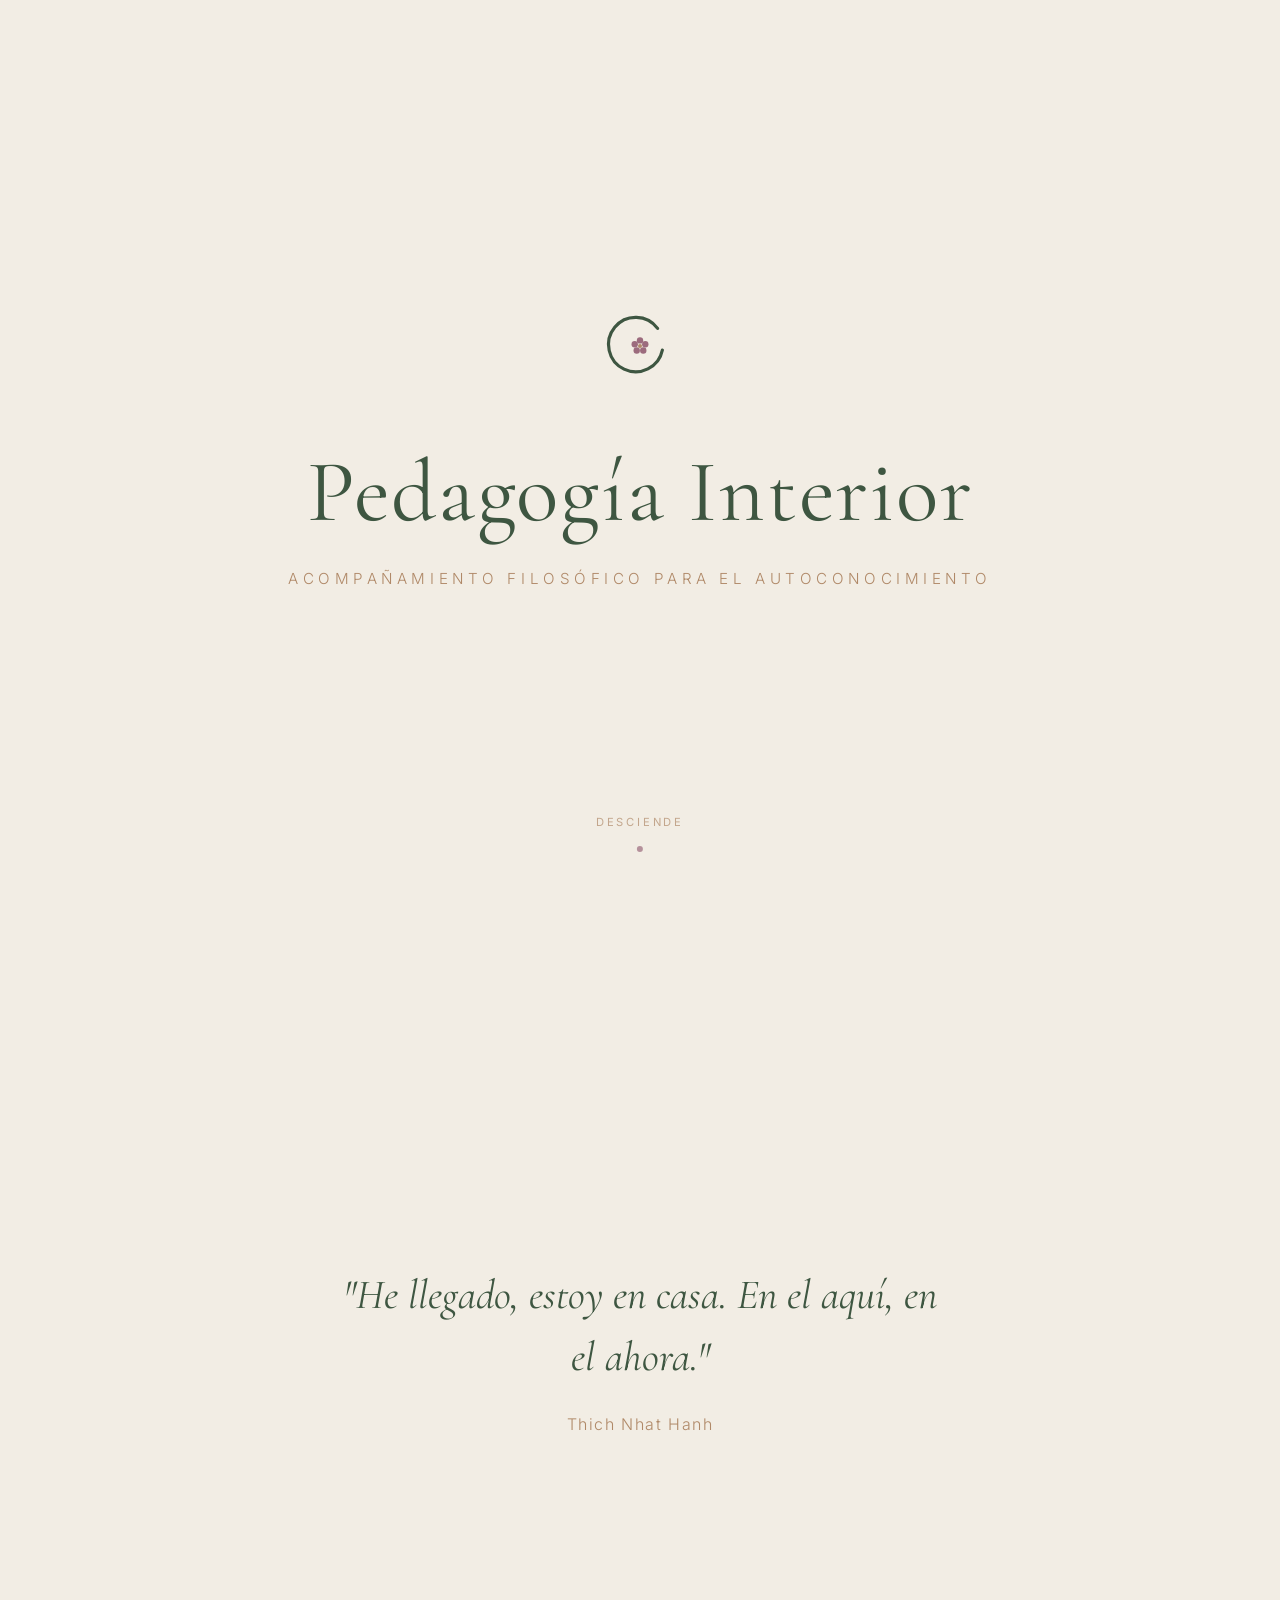
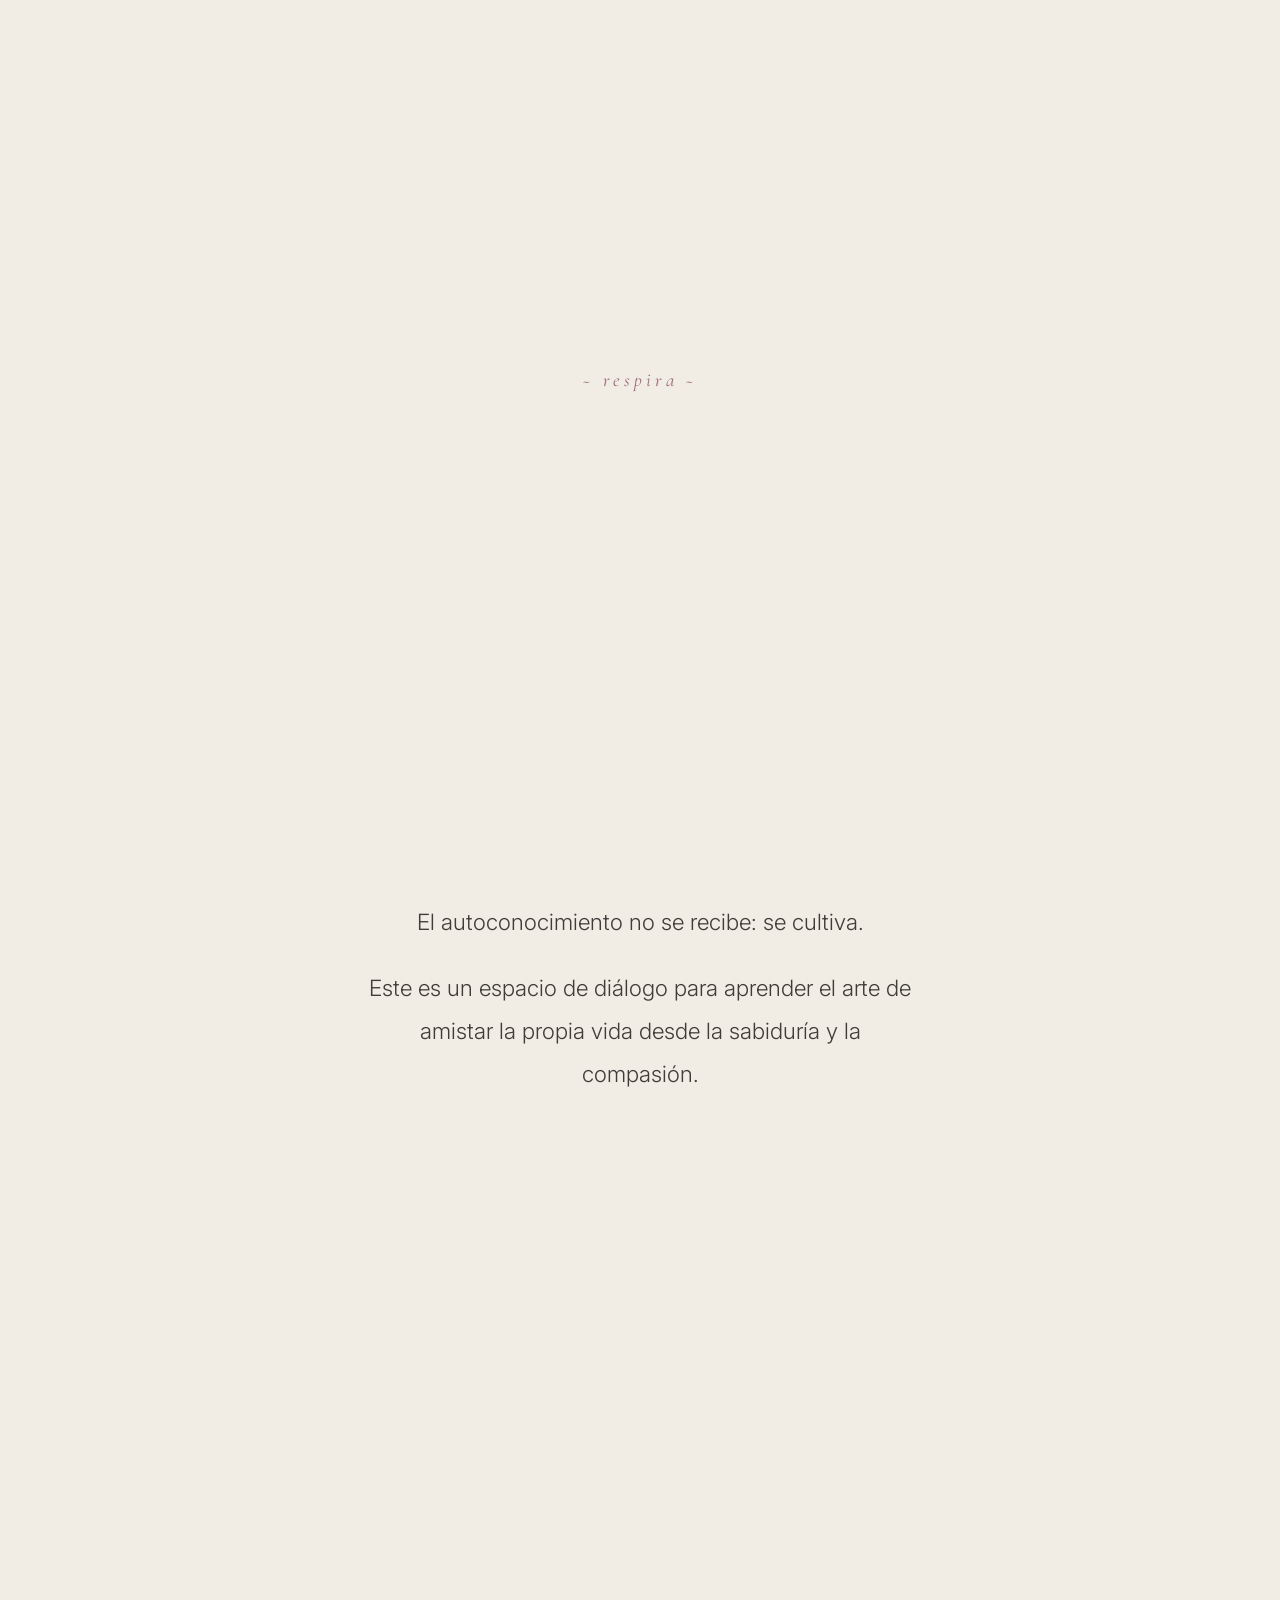
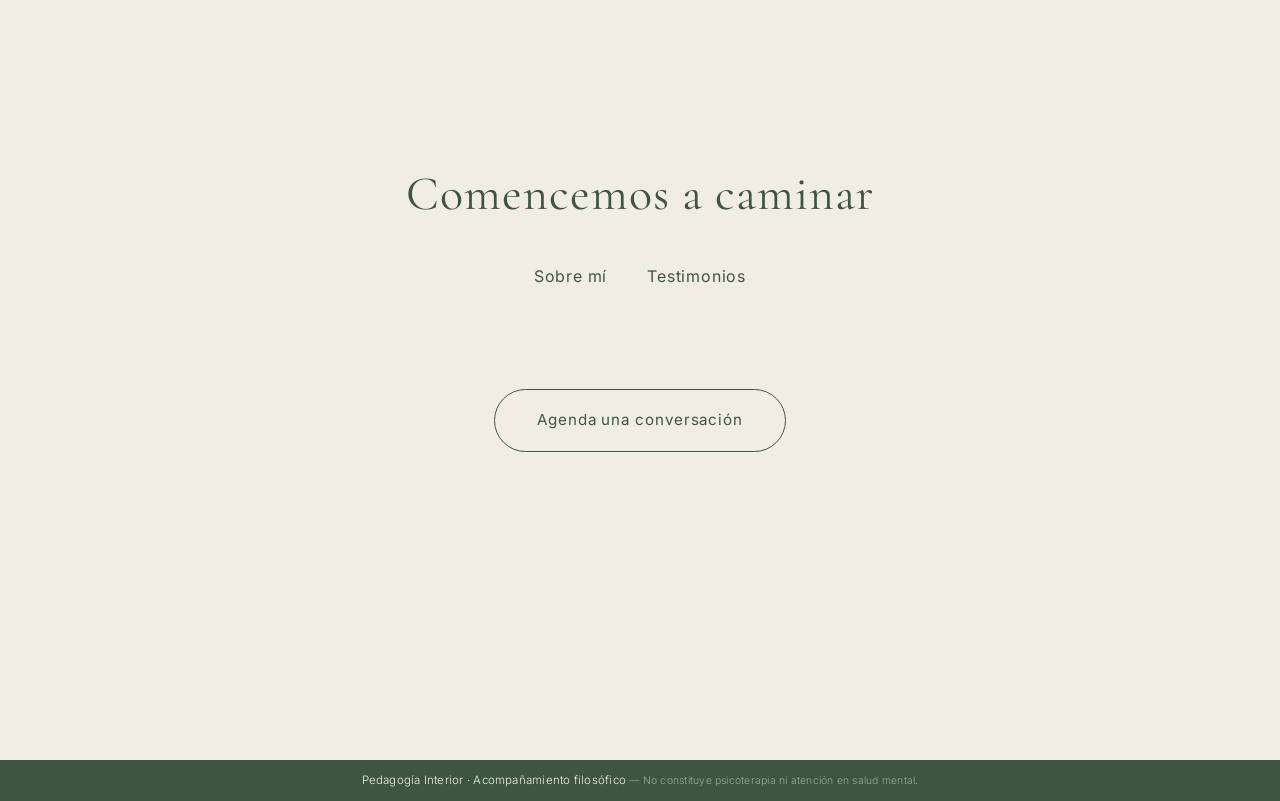
<file: index.html>
<!DOCTYPE html>
<html lang="es">
<head>
  <meta name="google-site-verification" content="H__m37HKkG6TQcTjPSJ0nRm3dSHjzOXV0ZOsfMcOKJc" />
  <meta charset="UTF-8">
  <meta name="viewport" content="width=device-width, initial-scale=1.0">
  <title>Pedagogía Interior</title>
  
  <!-- Google Fonts -->
  <link href="https://fonts.googleapis.com/css2?family=Cormorant+Garamond:ital,wght@0,400;0,500;1,400&family=Inter:wght@300;400&display=swap" rel="stylesheet">
  
  <!-- YOUR NEW CSS FILE -->
  <link rel="stylesheet" href="css/home.css">
</head>
<body>

  <!-- ===== 1. PORTADA ===== -->
  <section style="position:relative;">
    <div class="reveal visible">
      <svg class="logo" viewBox="0 0 100 100">
        <path class="enso" d="M 72 28 A 34 34 0 1 0 78 55"/>
        <g transform="translate(50 50)">
          <circle class="flor" cx="0" cy="-7" r="4"/><circle class="flor" cx="6.6" cy="-2.2" r="4"/>
          <circle class="flor" cx="4.1" cy="5.7" r="4"/><circle class="flor" cx="-4.1" cy="5.7" r="4"/>
          <circle class="flor" cx="-6.6" cy="-2.2" r="4"/><circle class="flor-c" cx="0" cy="0" r="2.5"/>
        </g>
      </svg>
      <h1>Pedagogía Interior</h1>
      <p class="sub">Acompañamiento filosófico para el autoconocimiento</p>
    </div>
    <div class="scroll-hint">
      <span>desciende</span>
      <span class="dot"></span>
    </div>
  </section>

  <!-- ===== 2. FRASE ===== -->
  <section>
    <p class="frase reveal">
      "He llegado, estoy en casa. En el aquí, en el ahora."
      <span class="autor">Thich Nhat Hanh</span>
    </p>
  </section>

  <!-- ===== respira ===== -->
  <section class="respiro reveal">~ respira ~</section>

  <!-- ===== 3. INTRO ===== -->
  <section class="intro">
    <div class="reveal">
      <p>El autoconocimiento no se recibe: se cultiva.</p>
      <p>Este es un espacio de diálogo para aprender el arte de amistar la propia vida desde la sabiduría y la compasión.</p>
    </div>
  </section>

  <!-- ===== 4. NAVEGACIÓN FINAL ===== -->
  <section>
    <div class="reveal">
      <h1 style="font-size:clamp(2rem,5vw,3rem);margin-bottom:2.5rem;">Comencemos a caminar</h1>
      <nav class="links" style="margin-bottom:3rem;">
        <a href="sobre-mi.html">Sobre mí</a>
        <a href="testimonios.html">Testimonios</a>
      </nav>
      <br>
      <!-- Replace 57300XXXXXXX with your actual WhatsApp number -->
<a href="https://wa.me/573204747861?text=Hola,%20me%20interesa%20agendar%20una%20sesión%20de%20Pedagogía%20Interior.%20Quisiera%20más%20información." 
   class="cta" 
   target="_blank" 
   rel="noopener noreferrer">
   Agenda una conversación
</a>
  </section>

  <script>
    const io = new IntersectionObserver((entries)=>{
      entries.forEach(e=>{
        if(e.isIntersecting){
          e.target.classList.add('visible');
        }
      });
    },{threshold:0.35});
    document.querySelectorAll('.reveal').forEach(el=>io.observe(el));
  </script>
  <!-- ===== FOOTER ===== -->
  <footer>
    Pedagogía Interior · Acompañamiento filosófico
    <span class="aviso">— No constituye psicoterapia ni atención en salud mental.</span>
  </footer>

  <!-- Script de animación (si lo tienes al final) -->
  <script>
    const io = new IntersectionObserver((entries)=>{
      entries.forEach(e=>{
        if(e.isIntersecting){
          e.target.classList.add('visible');
        }
      });
    },{threshold:0.35});
    document.querySelectorAll('.reveal').forEach(el=>io.observe(el));
  </script>

</body>
</html>


</body>
</html>
</file>
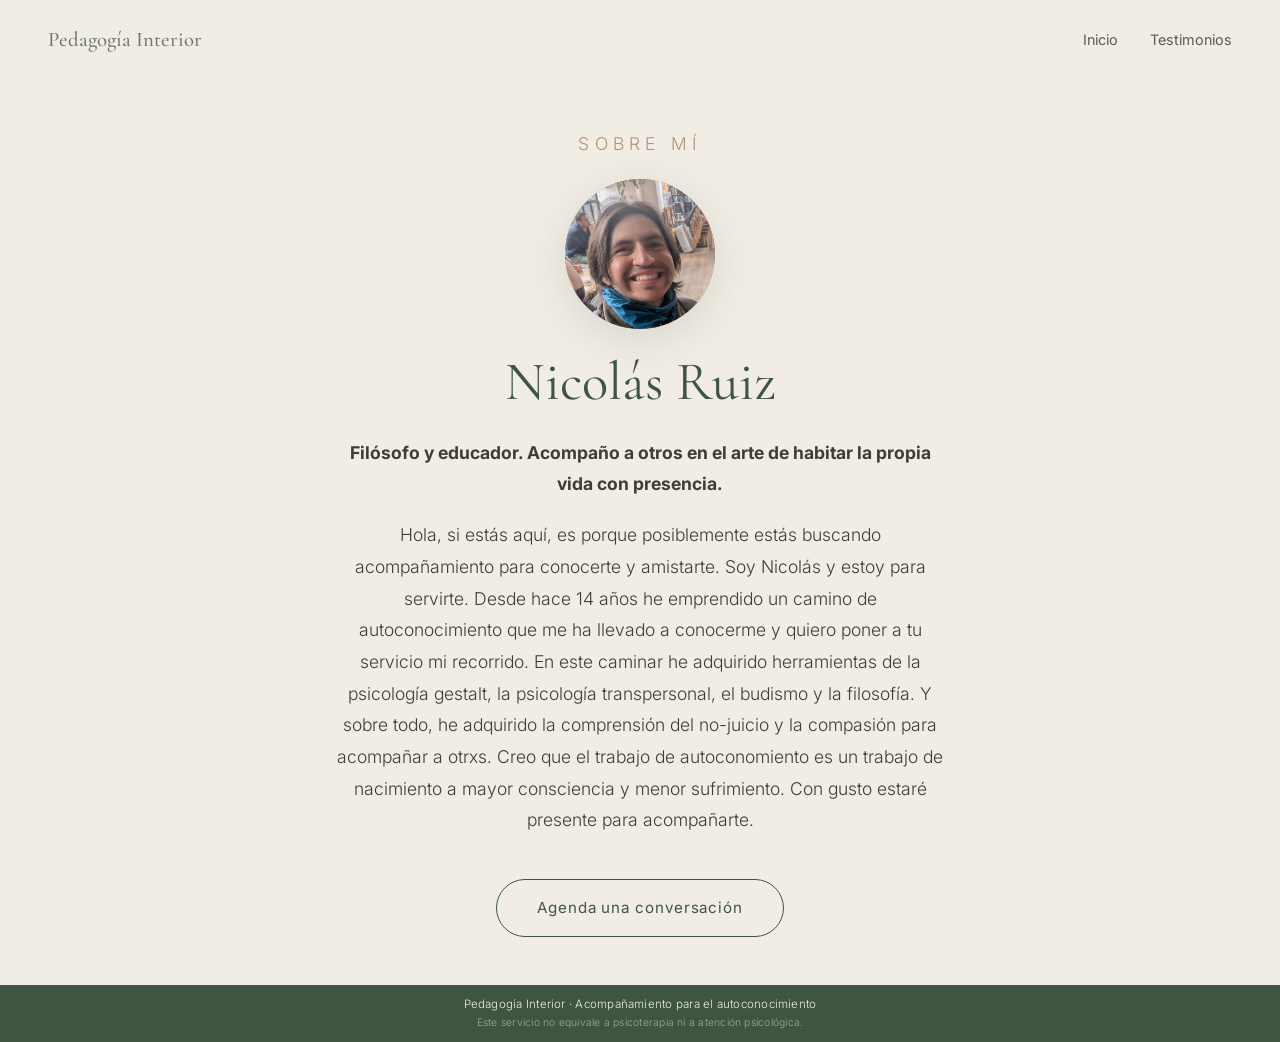
<file: sobre-mi.html>
<!DOCTYPE html>
<html lang="es">
<head>
  <meta charset="UTF-8">
  <meta name="viewport" content="width=device-width, initial-scale=1.0">
  <title>Sobre mí · Pedagogía Interior</title>
  
  <!-- Google Fonts -->
  <link href="https://fonts.googleapis.com/css2?family=Cormorant+Garamond:ital,wght@0,400;0,500;1,400&family=Inter:wght@300;400&display=swap" rel="stylesheet">
  
  <!-- YOUR NEW CSS FILE -->
  <link rel="stylesheet" href="css/styles.css">
</head>
<body>

  <!-- ===== NAVEGACIÓN ===== -->
  <nav class="top">
    <a href="index.html" class="brand">Pedagogía Interior</a>
    <div class="menu">
      <a href="index.html">Inicio</a>
       <a href="testimonios.html">Testimonios</a>
    </div>
  </nav>

  <!-- ===== CONTENIDO ===== -->
  <main>
    <div class="inner">
      <p class="label">Sobre mí</p>
      <div class="retrato">
 	  <img src="img/foto_yo.jpg" alt="Nicolás Ruiz">
      </div>
      <h1>Nicolás Ruiz</h1>
      <p><b>Filósofo y educador. Acompaño a otros en el arte de habitar la propia vida con presencia.</b></p>
      <p>Hola, si estás aquí, es porque posiblemente estás buscando acompañamiento para conocerte y amistarte. Soy Nicolás y estoy para servirte. Desde hace 14 años he emprendido un camino de autoconocimiento que me ha llevado a conocerme y quiero poner a tu servicio mi recorrido. En este caminar he adquirido herramientas de la psicología gestalt, la psicología transpersonal, el budismo y la filosofía. Y sobre todo, he adquirido la comprensión del no-juicio y la compasión para acompañar a otrxs. Creo que el trabajo de autoconomiento es un trabajo de nacimiento a mayor consciencia y menor sufrimiento. Con gusto estaré presente para acompañarte.</p>
      <a href="#" class="cta">Agenda una conversación</a>
    </div>
  </main>

  <!-- ===== FOOTER ===== -->
  <footer>
    Pedagogía Interior · Acompañamiento para el autoconocimiento
    <div class="aviso">Este servicio no equivale a psicoterapia ni a atención psicológica.</div>
  </footer>

</body>
</html>
</file>
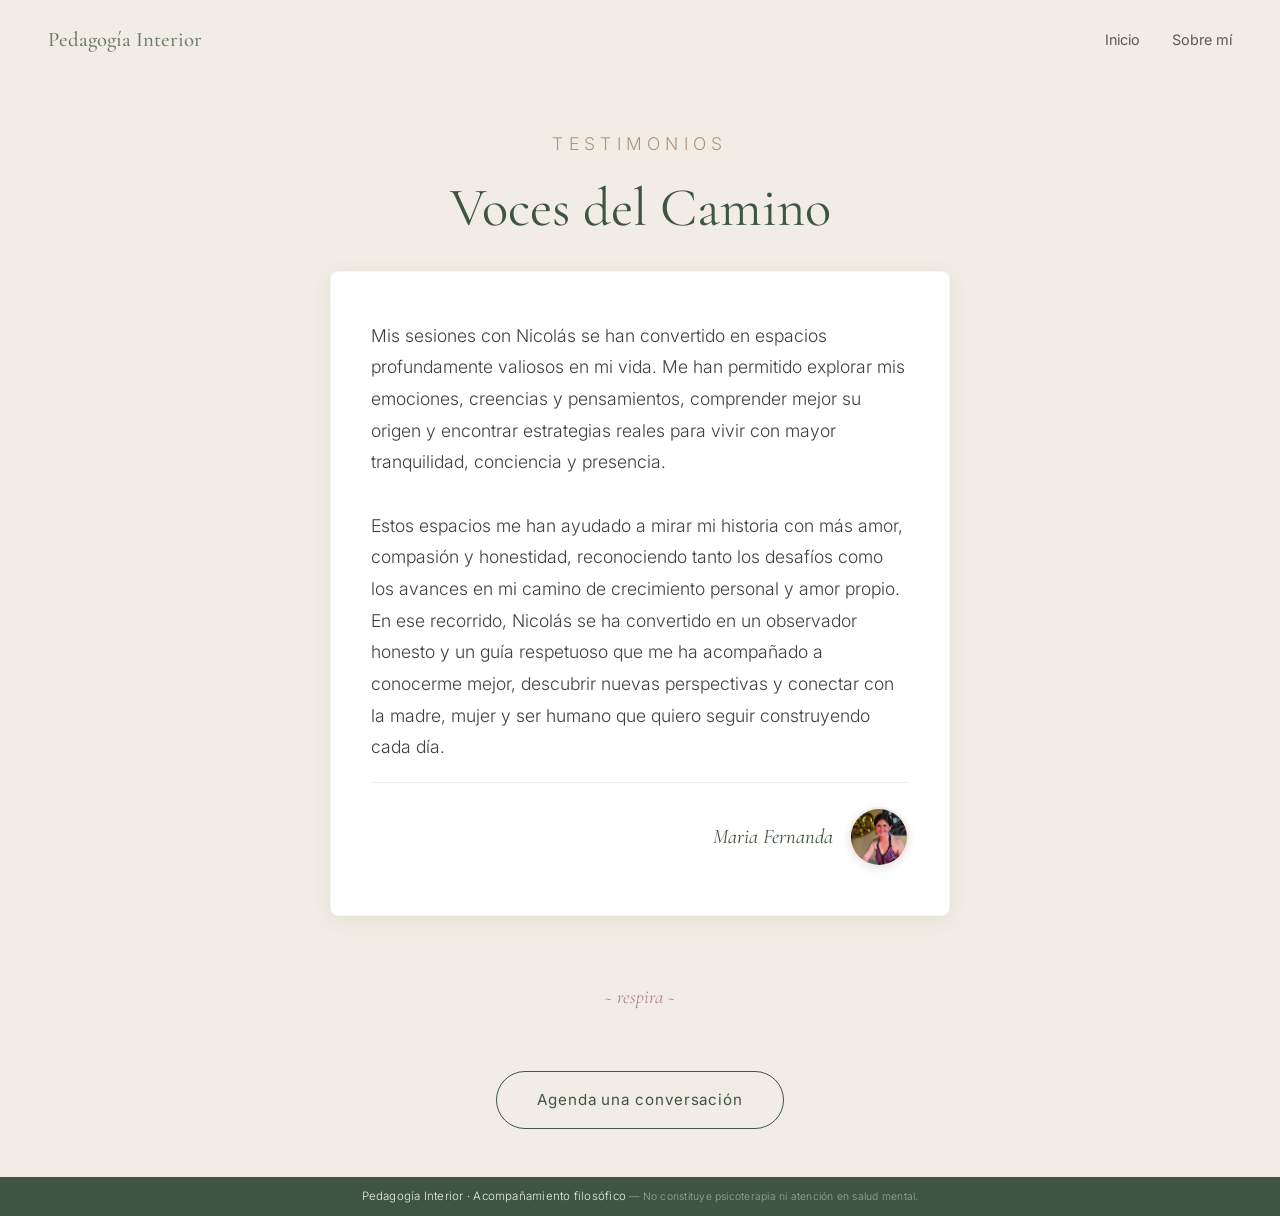
<file: testimonios.html>
<!DOCTYPE html>
<html lang="es">
<head>
  <meta charset="UTF-8">
  <meta name="viewport" content="width=device-width, initial-scale=1.0">
  <title>Testimonios · Pedagogía Interior</title>
  
  <!-- Google Fonts -->
  <link href="https://fonts.googleapis.com/css2?family=Cormorant+Garamond:ital,wght@0,400;0,500;1,400&family=Inter:wght@300;400&display=swap" rel="stylesheet">
  
  <!-- Tu CSS existente -->
  <link rel="stylesheet" href="css/styles.css">
  
  <style>
    /* Estilos específicos para la página de testimonios */
    .testimonio-card {
      background: #fff;
      padding: 3rem 2.5rem;
      border-radius: 8px;
      box-shadow: 0 4px 20px rgba(62, 86, 65, 0.08);
      margin: 2rem auto;
      max-width: 700px;
      text-align: left;
      position: relative;
      border: 1px solid rgba(62, 86, 65, 0.05);
    }
    
    /* Comillas decorativas de fondo */
    .testimonio-card::before {
      content: """;
      font-family: 'Cormorant Garamond', serif;
      font-size: 6rem;
      color: var(--ciruelo);
      position: absolute;
      top: -10px;
      left: 20px;
      opacity: 0.15;
      line-height: 1;
      z-index: 0;
    }

    .texto-testimonio {
      font-family: 'Inter', sans-serif;
      font-weight: 300;
      font-size: 1.1rem;
      line-height: 1.9;
      color: var(--tinta);
      margin-bottom: 2.5rem;
      position: relative;
      z-index: 1;
    }

    /* Contenedor de la firma y foto */
    .firma-container {
      display: flex;
      align-items: center;
      justify-content: flex-end; /* Alineado a la derecha */
      gap: 1rem;
      position: relative;
      z-index: 1;
      border-top: 1px solid rgba(62, 86, 65, 0.1);
      padding-top: 1.5rem;
    }

    .texto-firma {
      text-align: right;
      font-family: 'Cormorant Garamond', serif;
      font-style: italic;
      color: var(--pino);
    }

    .nombre-autor {
      font-size: 1.3rem;
      display: block;
      line-height: 1.2;
    }

    .rol-autor {
      font-size: 0.85rem;
      font-style: normal;
      color: var(--tierra);
      font-family: 'Inter', sans-serif;
      letter-spacing: 0.05em;
      margin-top: 0.2rem;
      display: block;
    }

    /* Estilo de la foto circular */
    .foto-autor {
      width: 60px;
      height: 60px;
      border-radius: 50%;
      object-fit: cover;
      border: 2px solid var(--arena);
      box-shadow: 0 2px 8px rgba(0,0,0,0.1);
      flex-shrink: 0;
      background-color: var(--tierra);
    }

    /* Ajuste para móviles */
    @media (max-width: 600px) {
      .testimonio-card {
        padding: 2rem 1.5rem;
      }
      .texto-testimonio {
        font-size: 1rem;
      }
      .firma-container {
        flex-direction: column-reverse;
        align-items: flex-end;
        gap: 0.8rem;
        text-align: right;
      }
      .foto-autor {
        width: 50px;
        height: 50px;
        align-self: flex-end;
      }
    }
  </style>
</head>
<body>

  <!-- ===== NAVEGACIÓN ===== -->
  <nav class="top">
    <a href="index.html" class="brand">Pedagogía Interior</a>
    <div class="menu">
      <a href="index.html">Inicio</a>
      <a href="sobre-mi.html">Sobre mí</a>
      <!-- Enlace "Contacto" eliminado -->
    </div>
  </nav>

  <!-- ===== CONTENIDO ===== -->
  <main>
    <div class="inner">
      <p class="label">Testimonios</p>
      <h1>Voces del Camino</h1>

      <!-- TARJETA DE TESTIMONIO 1 -->
      <div class="testimonio-card">
        <p class="texto-testimonio">
          Mis sesiones con Nicolás se han convertido en espacios profundamente valiosos en mi vida. Me han permitido explorar mis emociones, creencias y pensamientos, comprender mejor su origen y encontrar estrategias reales para vivir con mayor tranquilidad, conciencia y presencia. 
          <br><br>
          Estos espacios me han ayudado a mirar mi historia con más amor, compasión y honestidad, reconociendo tanto los desafíos como los avances en mi camino de crecimiento personal y amor propio. En ese recorrido, Nicolás se ha convertido en un observador honesto y un guía respetuoso que me ha acompañado a conocerme mejor, descubrir nuevas perspectivas y conectar con la madre, mujer y ser humano que quiero seguir construyendo cada día.
        </p>
        
        <div class="firma-container">
          <div class="texto-firma">
            <span class="nombre-autor">Maria Fernanda</span>
            </div>
          
          <!-- FOTO DEL AUTOR -->
          <img src="img/maria_fernanda.jpg" alt="Foto de Ana María" class="foto-autor" onerror="this.style.display='none'">
        </div>
      </div>

      <!-- SECCIÓN FINAL CON BOTÓN DE WHATSAPP -->
      <div style="margin-top: 4rem; text-align: center;">
        <p style="font-family: 'Cormorant Garamond', serif; font-style: italic; color: var(--ciruelo); font-size: 1.2rem; margin-bottom: 2rem;">~ respira ~</p>
        
        <!-- Botón conectado a WhatsApp -->
        <!-- RECUERDA: Reemplaza 57300XXXXXXX con tu número real -->
        <a href="https://wa.me/573204747861?text=Hola,%20vengo%20de%20la%20página%20de%20testimonios%20y%20me%20gustaría%20agendar%20una%20sesión." 
           class="cta" 
           target="_blank" 
           rel="noopener noreferrer">
           Agenda una conversación
        </a>
      </div>
    </div>
  </main>

  <!-- ===== FOOTER ===== -->
  <footer>
    Pedagogía Interior · Acompañamiento filosófico
    <span class="aviso">— No constituye psicoterapia ni atención en salud mental.</span>
  </footer>

</body>
</html>
</file>
<file: css/home.css>
/* =========================================
   PEDAGOGÍA INTERIOR - HOMEPAGE STYLES
   Theme: Scrolling Meditative Experience
   ========================================= */

:root {
  --pino: #3E5641;
  --ciruelo: #9C6B7D;
  --arena: #F2EDE4;
  --tierra: #B08968;
  --tinta: #2B2B28;
}

* { margin: 0; padding: 0; box-sizing: border-box; }

html { scroll-behavior: smooth; }

body {
  font-family: 'Inter', sans-serif;
  background: var(--arena);
  color: var(--tinta);
  line-height: 1.9;
  -webkit-font-smoothing: antialiased;
  /* Scroll contemplativo */
  scroll-snap-type: y proximity;
}

/* Sections take full screen */
section {
  min-height: 100vh;
  display: flex;
  flex-direction: column;
  align-items: center;
  justify-content: center;
  text-align: center;
  padding: 4rem 2rem;
  scroll-snap-align: center;
  position: relative; /* Needed for absolute positioning of hints */
}

/* Fade-in Animation */
.reveal {
  opacity: 0;
  transform: translateY(30px);
  transition: opacity 1.4s ease, transform 1.4s ease;
}
.reveal.visible {
  opacity: 1;
  transform: translateY(0);
}

/* Logo */
.logo {
  width: 80px;
  height: 80px;
  margin-bottom: 3rem;
}
.enso {
  fill: none;
  stroke: var(--pino);
  stroke-width: 4;
  stroke-linecap: round;
}
.flor { fill: var(--ciruelo); }
.flor-c { fill: var(--tierra); }

/* Typography */
h1 {
  font-family: 'Cormorant Garamond', serif;
  font-size: clamp(3rem, 9vw, 5.5rem);
  font-weight: 400;
  color: var(--pino);
  letter-spacing: 0.02em;
  margin-bottom: 1.5rem;
  line-height: 1.1;
}

.sub {
  font-size: clamp(0.8rem, 2vw, 0.95rem);
  font-weight: 300;
  color: var(--tierra);
  letter-spacing: 0.3em;
  text-transform: uppercase;
}

.frase {
  font-family: 'Cormorant Garamond', serif;
  font-style: italic;
  font-size: clamp(1.6rem, 4vw, 2.6rem);
  max-width: 600px;
  color: var(--pino);
  line-height: 1.5;
}
.frase .autor {
  display: block;
  font-style: normal;
  font-size: 1rem;
  letter-spacing: 0.1em;
  color: var(--tierra);
  margin-top: 1.5rem;
  font-family: 'Inter', sans-serif;
  font-weight: 300;
}

/* Scroll Hint (Breathing Dot) */
.scroll-hint {
  position: absolute;
  bottom: 3rem;
  left: 50%;
  transform: translateX(-50%);
  display: flex;
  flex-direction: column;
  align-items: center;
  gap: 0.8rem;
  color: var(--tierra);
  font-size: 0.7rem;
  letter-spacing: 0.25em;
  text-transform: uppercase;
  opacity: 0.7;
}
.scroll-hint .dot {
  width: 6px;
  height: 6px;
  border-radius: 50%;
  background: var(--ciruelo);
  animation: breathe 4s ease-in-out infinite;
}
@keyframes breathe {
  0%, 100% { transform: translateY(0); opacity: 0.4; }
  50% { transform: translateY(10px); opacity: 1; }
}

/* Intro Text */
.intro p {
  font-weight: 300;
  font-size: clamp(1.1rem, 2.5vw, 1.4rem);
  max-width: 560px;
  opacity: 0.9;
  margin-bottom: 1.5rem;
}

/*呼吸 Separator */
.respiro {
  min-height: 40vh; /* Smaller section for breathing room */
  font-family: 'Cormorant Garamond', serif;
  font-style: italic;
  color: var(--ciruelo);
  font-size: 1.2rem;
  letter-spacing: 0.2em;
}

/* Final Navigation */
.links {
  display: flex;
  gap: 2.5rem;
  flex-wrap: wrap;
  justify-content: center;
  margin-top: 1rem;
}
.links a {
  color: var(--pino);
  text-decoration: none;
  font-size: 1rem;
  letter-spacing: 0.05em;
  border-bottom: 1px solid transparent;
  padding-bottom: 3px;
  transition: border 0.3s;
}
.links a:hover {
  border-color: var(--ciruelo);
}

.cta {
  display: inline-block;
  margin-top: 1rem;
  background: transparent;
  color: var(--pino);
  border: 1.5px solid var(--pino);
  padding: 1rem 2.6rem;
  border-radius: 50px;
  text-decoration: none;
  font-size: 0.95rem;
  letter-spacing: 0.06em;
  transition: all 0.4s;
}
.cta:hover {
  background: var(--pino);
  color: var(--arena);
}

/* ---- Footer (Estilo limpio y delgado) ---- */
footer {
  background-color: var(--pino); /* Usa tu variable de color principal */
  color: var(--arena);           /* Texto color arena/crema */
  text-align: center;
  padding: 0.6rem 1rem;          /* Padding reducido para que sea delgado */
  font-size: 0.72rem;            /* Tamaño de fuente pequeño y elegante */
  font-weight: 300;
  letter-spacing: 0.02em;
  flex-shrink: 0;                /* Evita que se encoja extrañamente */
}

footer .aviso {
  opacity: 0.55;                 /* Un poco más transparente para discreción */
  font-size: 0.9em;              /* Ligeramente más pequeño que el texto principal */
  display: inline;               /* Mantiene el flujo en línea si es necesario */
}

/* Opcional: Si quieres que el aviso salte de línea en móviles muy pequeños */
@media (max-width: 400px) {
  footer .aviso {
    display: block;
    margin-top: 0.3rem;
  }
}
</file>
<file: css/styles.css>
/* =========================================
   PEDAGOGÍA INTERIOR - MAIN STYLESHEET
   Theme: Plum Village Sensibility
   ========================================= */

/* --- 1. VARIABLES (Color Palette & Fonts) --- */
:root {
  /* Colors */
  --pino: #3E5641;       /* Deep Pine Green - Primary */
  --ciruelo: #9C6B7D;    /* Plum Blossom - Accent */
  --arena: #F2EDE4;      /* Sand/Rice Paper - Background */
  --tierra: #B08968;     /* Earth - Secondary Text/Details */
  --tinta: #2B2B28;      /* Soft Ink - Main Text */
  
  /* Fonts */
  --font-serif: 'Cormorant Garamond', serif;
  --font-sans: 'Inter', sans-serif;
}

/* --- 2. GLOBAL RESET & BODY --- */
* {
  margin: 0;
  padding: 0;
  box-sizing: border-box;
}

body {
  font-family: var(--font-sans);
  background-color: var(--arena);
  color: var(--tinta);
  line-height: 1.7;
  -webkit-font-smoothing: antialiased; /* Makes fonts look smoother on Mac */
}

/* --- 3. NAVIGATION --- */
nav.top {
  display: flex;
  justify-content: space-between;
  align-items: center;
  padding: 1.4rem 3rem;
}

nav.top .brand {
  font-family: var(--font-serif);
  font-size: 1.3rem;
  color: var(--pino);
  text-decoration: none;
  font-weight: 500;
}

nav.top .menu {
  display: flex;
  gap: 2rem;
}

nav.top a {
  color: var(--tinta);
  text-decoration: none;
  font-size: 0.9rem;
  opacity: 0.75;
  transition: opacity 0.3s ease, color 0.3s ease;
}

nav.top a:hover {
  opacity: 1;
  color: var(--pino);
}

/* --- 4. MAIN CONTENT AREA --- */
main {
  /* Allows the content to flow naturally without fixed height constraints */
  min-height: 75vh; 
  display: flex;
  flex-direction: column;
  align-items: center;
  justify-content: center;
  text-align: center;
  padding: 3rem 2rem;
}

.inner {
  max-width: 620px;
  width: 100%;
  margin: auto; /* Centers the block vertically within main */
}

/* --- 5. TYPOGRAPHY & ELEMENTS --- */
.label {
  font-size: 0.72rem;
  letter-spacing: 0.3em;
  text-transform: uppercase;
  color: var(--tierra);
  margin-bottom: 1.3rem;
  font-weight: 400;
}

h1 {
  font-family: var(--font-serif);
  font-size: clamp(2.3rem, 5vw, 3.4rem); /* Responsive font size */
  font-weight: 400;
  color: var(--pino);
  margin-bottom: 1.5rem;
  line-height: 1.1;
}

.inner p {
  font-weight: 300;
  font-size: 1.1rem;
  opacity: 0.9;
  margin-bottom: 1.2rem;
  line-height: 1.8;
}

/* --- 6. PORTRAIT IMAGE --- */
.retrato {
  width: 150px;
  height: 150px;
  border-radius: 50%;
  background-color: var(--tierra);
  margin: 0 auto 1.5rem;
  display: flex;
  align-items: center;
  justify-content: center;
  color: var(--arena);
  font-size: 0.75rem;
  letter-spacing: 0.1em;
  text-align: center;
  overflow: hidden;
  box-shadow: 0 10px 40px rgba(62, 86, 65, 0.15);
  flex-shrink: 0;
}

.retrato img {
  width: 100%;
  height: 100%;
  object-fit: cover; /* Ensures image covers the circle without stretching */
  display: block;
}

/* --- 7. CALL TO ACTION BUTTON --- */
.cta {
  display: inline-block;
  margin-top: 1.5rem;
  background: transparent;
  color: var(--pino);
  border: 1.5px solid var(--pino);
  padding: 0.95rem 2.5rem;
  border-radius: 50px;
  text-decoration: none;
  font-size: 0.95rem;
  letter-spacing: 0.06em;
  transition: all 0.4s ease;
  font-family: var(--font-sans);
}

.cta:hover {
  background: var(--pino);
  color: var(--arena);
  transform: translateY(-2px); /* Subtle lift on hover */
}

/* --- 8. FOOTER --- */
footer {
  background-color: var(--pino);
  color: var(--arena);
  text-align: center;
  padding: 0.6rem 1rem;
  font-size: 0.72rem;
  font-weight: 300;
  letter-spacing: 0.02em;
}

footer .aviso {
  opacity: 0.55;
  font-size: 0.9em; /* Slightly smaller than main footer text */
}

/* --- 9. RESPONSIVE DESIGN (Mobile) --- */
@media (max-width: 600px) {
  nav.top {
    padding: 1.2rem 1.5rem;
    flex-direction: column;
    gap: 1rem;
  }

  nav.top .menu {
    gap: 1.2rem;
    flex-wrap: wrap;
    justify-content: center;
  }

  main {
    padding: 3rem 1.5rem;
  }

  .retrato {
    width: 130px;
    height: 130px;
  }

  footer {
    font-size: 0.66rem;
    padding: 0.8rem 1rem;
  }
  
  footer .aviso {
    display: block;
    margin-top: 0.4rem;
    line-height: 1.4;
  }
}
</file>
